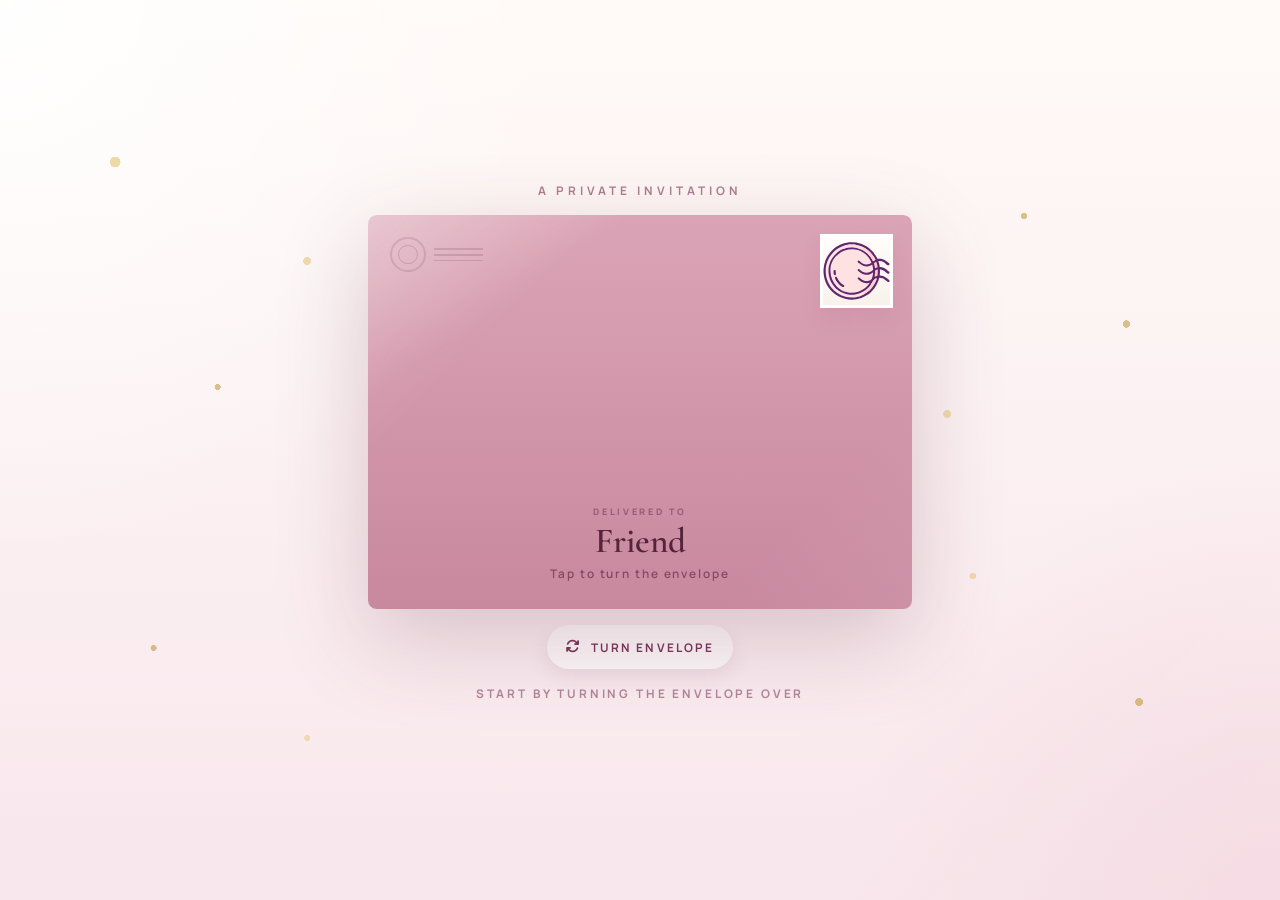
<file: index.html>
<!DOCTYPE html>
<html lang="en">
<head>
  <meta charset="UTF-8" />
  <meta name="viewport" content="width=device-width, initial-scale=1.0" />
  <title>Monica Williams 70th Birthday Invitation</title>
  <meta
    name="description"
    content="A personalised digital invitation for Monica Williams' 70th birthday celebration at Cecil's Restaurant."
  />
  <link rel="preconnect" href="https://fonts.googleapis.com" />
  <link rel="preconnect" href="https://fonts.gstatic.com" crossorigin />
  <link
    href="https://fonts.googleapis.com/css2?family=Cormorant+Garamond:wght@400;500;600;700&family=Manrope:wght@400;500;600;700&display=swap"
    rel="stylesheet"
  />
  <link
    rel="stylesheet"
    href="https://cdnjs.cloudflare.com/ajax/libs/font-awesome/6.5.2/css/all.min.css"
  />
  <link rel="stylesheet" href="birthday.css" />
</head>
<body>
  <div class="site-backdrop" aria-hidden="true">
    <div class="particles" id="particles"></div>
  </div>

  <section id="envelope-screen" class="screen active" aria-label="Envelope invitation preview">
    <div class="envelope-stage">
      <p class="stage-kicker">A private invitation</p>

      <div class="mailpiece" id="mailpiece">
        <div class="mailpiece__rotator">
          <div class="mailpiece__face mailpiece__face--back" aria-label="Envelope back">
            <div class="envelope-backside">
              <div class="postmark-group" aria-hidden="true">
                <span class="postmark-group__circle"></span>
                <span class="postmark-group__lines"></span>
              </div>

              <div class="stamp-block" aria-hidden="true">
                <img
                  class="stamp-block__art"
                  src="assets/images/postage-stamp.svg"
                  alt=""
                  loading="eager"
                  decoding="async"
                />
              </div>

              <div class="envelope-address">
                <p class="envelope-address__eyebrow">Delivered to</p>
                <p class="envelope-address__name" id="envelope-guest-name">Friend</p>
                <p class="envelope-address__note">Tap to turn the envelope</p>
              </div>
            </div>
          </div>

          <div class="mailpiece__face mailpiece__face--front" aria-label="Envelope front">
            <div class="envelope-pocket" id="envelope-container">
              <div class="envelope-letter" id="envelope-letter" aria-hidden="true">
                <div class="mini-card">
                  <p class="mini-card__eyebrow">Please join Nigel Scott and Family</p>
                  <p class="mini-card__celebration">In celebrating</p>
                  <p class="mini-card__name">Monica Williams</p>
                  <p class="mini-card__event">70th Birthday</p>
                </div>
              </div>

              <div class="envelope-pocket__shell"></div>
              <div class="envelope-pocket__liner"></div>
              <div class="envelope-pocket__fold envelope-pocket__fold--left"></div>
              <div class="envelope-pocket__fold envelope-pocket__fold--right"></div>
              <div class="envelope-pocket__fold envelope-pocket__fold--bottom"></div>
              <div class="envelope-pocket__flap" id="envelope-flap"></div>

              <button class="envelope-pocket__seal" id="open-envelope-button" type="button">
                <span class="seal-ring"></span>
                <span class="seal-label">Open</span>
              </button>
            </div>
          </div>
        </div>
      </div>

      <button class="turn-envelope-button" id="turn-envelope-button" type="button">
        <i class="fa-solid fa-arrows-rotate" aria-hidden="true"></i>
        <span id="turn-envelope-label">Turn envelope</span>
      </button>

      <p class="envelope-hint" id="envelope-hint">Start by turning the envelope over</p>
    </div>
  </section>

  <section
    id="card-screen"
    class="screen"
    aria-label="Invitation card"
    aria-hidden="true"
  >
    <div class="card-screen__inner">
      <div class="card-stage">
        <div class="invitation-card" id="invitation-card" tabindex="-1">
          <div class="invitation-card__rotator" id="invitation-card-rotator">
            <article class="invitation-face invitation-face--front" aria-label="Invitation front">
              <div class="rule-group rule-top" aria-hidden="true">
                <span class="rule-line"></span>
                <span class="rule-crest"></span>
                <span class="rule-line"></span>
              </div>

              <p class="greeting" id="guest-greeting">Dear Friend,</p>

              <header class="card-hero">
                <p class="card-hero__pre">Please join Nigel Scott and Family</p>
                <p class="card-hero__verb">In celebrating</p>
                <h1 class="card-hero__honoree">Monica Williams</h1>
                <p class="card-hero__milestone">70th Birthday</p>

                <div class="card-hero__divider" aria-hidden="true"></div>

                <div class="card-hero__details">
                  <p class="card-hero__date">Friday, June 5th</p>
                  <p class="card-hero__time">At 6 P.M.</p>
                  <p class="card-hero__venue">Cecil's Restaurant</p>
                </div>
              </header>

              <section class="front-message">
                <p class="front-message__copy">
                  A warm surprise celebration has been prepared in honour of a remarkable woman.
                  Turn the card to read the full invitation and event details.
                </p>
              </section>

              <button class="flip-card-button" id="flip-card-button" type="button">
                <i class="fa-solid fa-arrows-rotate" aria-hidden="true"></i>
                <span>Turn card for full invitation</span>
              </button>

              <div class="rule-group rule-bottom" aria-hidden="true">
                <span class="rule-line"></span>
                <span class="rule-crest"></span>
                <span class="rule-line"></span>
              </div>
            </article>

            <article class="invitation-face invitation-face--back" aria-label="Invitation back">
              <img
                class="invitation-face__confetti invitation-face__confetti--top"
                src="assets/images/confetti.svg"
                alt=""
                loading="lazy"
                decoding="async"
              />
              <img
                class="invitation-face__confetti invitation-face__confetti--bottom"
                src="assets/images/confetti (1).svg"
                alt=""
                loading="lazy"
                decoding="async"
              />

              <div class="invitation-face__topbar">
                <button class="flip-card-button flip-card-button--back" id="flip-card-back-button" type="button">
                  <i class="fa-solid fa-reply" aria-hidden="true"></i>
                  <span>Back to front</span>
                </button>
              </div>

              <div class="rule-group rule-top" aria-hidden="true">
                <span class="rule-line"></span>
                <span class="rule-crest"></span>
                <span class="rule-line"></span>
              </div>

              <section class="card-section" aria-labelledby="invite-heading">
                <h2 class="section-heading" id="invite-heading">You’re Invited to a Special Celebration</h2>
                <p class="section-body">
                  You are warmly invited to join us in celebrating a very special milestone:
                  a 70th Birthday Celebration in honor of a remarkable woman.
                </p>
              </section>

              <section class="card-section card-section--details" aria-labelledby="details-heading">
                <h2 class="section-heading" id="details-heading">Event details</h2>

                <dl class="detail-list">
                  <div class="detail-item">
                    <dt class="detail-label">
                      <i class="fa-regular fa-calendar" aria-hidden="true"></i>
                      <span>Date</span>
                    </dt>
                    <dd class="detail-value">Friday, June 5, 2026</dd>
                  </div>
                  <div class="detail-item">
                    <dt class="detail-label">
                      <i class="fa-regular fa-clock" aria-hidden="true"></i>
                      <span>Time</span>
                    </dt>
                    <dd class="detail-value">6:00 PM sharp</dd>
                  </div>
                  <div class="detail-item">
                    <dt class="detail-label">
                      <i class="fa-solid fa-location-dot" aria-hidden="true"></i>
                      <span>Venue</span>
                    </dt>
                    <dd class="detail-value">Cecil's Restaurant</dd>
                  </div>
                </dl>
              </section>

              <section class="card-section card-section--note" aria-labelledby="note-heading">
                <h2 class="section-heading" id="note-heading">A small request</h2>
                <p class="note-text">
                  This will be a surprise celebration, and your presence will help make the
                  occasion truly memorable.
                </p>
              </section>

              <section class="card-section" aria-labelledby="dress-heading">
                <h2 class="section-heading" id="dress-heading">Dress code</h2>
                <p class="section-body">
                  Semi-formal attire
                  <span class="dress-note">Kindly note: no shorts or tights</span>
                </p>
              </section>

              <div class="rule-group" aria-hidden="true">
                <span class="rule-line"></span>
                <span class="rule-crest"></span>
                <span class="rule-line"></span>
              </div>

              <section class="card-section card-section--closing" aria-labelledby="closing-heading">
                <h2 class="section-heading" id="closing-heading">A final note</h2>
                <p class="section-body">
                  Your presence would mean a great deal, and we look forward to celebrating this
                  special evening together.
                </p>
              </section>

              <footer class="card-footer">
                <p class="sign-off">Warm regards,</p>
                <p class="sign-off sign-off--name">Nigel Scott &amp; Family</p>
              </footer>

              <div class="rule-group rule-bottom" aria-hidden="true">
                <span class="rule-line"></span>
                <span class="rule-crest"></span>
                <span class="rule-line"></span>
              </div>
            </article>
          </div>
        </div>
      </div>

      <section class="card-screen__actions" aria-labelledby="rsvp-heading">
        <h2 class="section-heading" id="rsvp-heading">RSVP</h2>
        <p class="section-body rsvp-sub">
          Please confirm your attendance by May 8th, 2026 using the buttons below.
          If needed, you may also contact <strong>Nigel Scott</strong> privately.
        </p>

        <div class="rsvp-buttons" id="rsvp-buttons" role="group" aria-label="RSVP response">
          <button
            id="btn-attend"
            class="rsvp-btn rsvp-btn--attend"
            type="button"
            aria-pressed="false"
          >
            Will attend
          </button>
          <button
            id="btn-decline"
            class="rsvp-btn rsvp-btn--decline"
            type="button"
            aria-pressed="false"
          >
            Will not attend
          </button>
        </div>

        <div class="rsvp-confirmation" id="rsvp-confirmation" aria-live="polite" hidden>
          <p class="rsvp-confirmation__text" id="rsvp-confirmation-text"></p>
        </div>
      </section>
    </div>
  </section>

  <div class="loading-overlay" id="loading-overlay" aria-hidden="true">
    <div class="loading-mark">MW</div>
  </div>

  <script src="birthday.js"></script>
</body>
</html>
</file>
<file: birthday.css>
:root {
  --rose-bg: #f8e7ed;
  --rose-glow: #f3d2dc;
  --rose-shell: #dba4b6;
  --rose-shell-deep: #c8889e;
  --rose-shell-shadow: #b9758f;
  --rose-ink: #844662;
  --berry: #7a3557;
  --berry-deep: #54243a;
  --cream: #fff9ef;
  --cream-deep: #f3e6d5;
  --gold: #c7a34f;
  --gold-soft: #e7cb84;
  --paper-border: rgba(133, 70, 98, 0.12);
  --shadow-xl: 0 30px 90px rgba(110, 56, 81, 0.24);
  --shadow-lg: 0 22px 50px rgba(122, 53, 87, 0.18);
  --shadow-md: 0 14px 28px rgba(122, 53, 87, 0.14);
  --shadow-sm: 0 8px 20px rgba(122, 53, 87, 0.1);
  --ff-serif: "Cormorant Garamond", Georgia, serif;
  --ff-sans: "Manrope", "Segoe UI", sans-serif;
  --ease-soft: cubic-bezier(0.2, 0.75, 0.2, 1);
  --ease-card: cubic-bezier(0.24, 0.8, 0.24, 1);
}

*,
*::before,
*::after {
  box-sizing: border-box;
}

html {
  font-size: 16px;
  scroll-behavior: smooth;
}

body {
  margin: 0;
  min-height: 100vh;
  font-family: var(--ff-sans);
  color: var(--berry-deep);
  background:
    radial-gradient(
      circle at top left,
      rgba(255, 255, 255, 0.92),
      transparent 36%
    ),
    radial-gradient(
      circle at bottom right,
      rgba(243, 210, 220, 0.66),
      transparent 28%
    ),
    linear-gradient(180deg, #fffaf7 0%, var(--rose-bg) 100%);
  overflow-x: hidden;
  -webkit-font-smoothing: antialiased;
  -moz-osx-font-smoothing: grayscale;
}

body::before,
body::after {
  content: "";
  position: fixed;
  inset: 0;
  pointer-events: none;
  z-index: 0;
}

body::before {
  background:
    radial-gradient(
      circle at 9% 18%,
      rgba(231, 203, 132, 0.92) 0 0.32rem,
      transparent 0.34rem
    ),
    radial-gradient(
      circle at 17% 43%,
      rgba(199, 163, 79, 0.82) 0 0.18rem,
      transparent 0.2rem
    ),
    radial-gradient(
      circle at 24% 29%,
      rgba(231, 203, 132, 0.8) 0 0.24rem,
      transparent 0.26rem
    ),
    radial-gradient(
      circle at 80% 24%,
      rgba(199, 163, 79, 0.85) 0 0.18rem,
      transparent 0.2rem
    ),
    radial-gradient(
      circle at 74% 46%,
      rgba(231, 203, 132, 0.78) 0 0.24rem,
      transparent 0.26rem
    ),
    radial-gradient(
      circle at 88% 36%,
      rgba(199, 163, 79, 0.82) 0 0.22rem,
      transparent 0.24rem
    ),
    radial-gradient(
      circle at 76% 64%,
      rgba(231, 203, 132, 0.74) 0 0.2rem,
      transparent 0.22rem
    ),
    radial-gradient(
      circle at 12% 72%,
      rgba(199, 163, 79, 0.84) 0 0.18rem,
      transparent 0.2rem
    ),
    radial-gradient(
      circle at 24% 82%,
      rgba(231, 203, 132, 0.7) 0 0.18rem,
      transparent 0.2rem
    ),
    radial-gradient(
      circle at 89% 78%,
      rgba(199, 163, 79, 0.86) 0 0.24rem,
      transparent 0.26rem
    );
  opacity: 0.8;
}

body::after {
  background:
    linear-gradient(135deg, rgba(255, 255, 255, 0.16), transparent 28%),
    linear-gradient(315deg, rgba(255, 255, 255, 0.14), transparent 22%);
  mix-blend-mode: soft-light;
}

.site-backdrop {
  position: fixed;
  inset: 0;
  z-index: 0;
  pointer-events: none;
}

.particles {
  position: absolute;
  inset: 0;
  overflow: hidden;
}

.particle {
  position: absolute;
  bottom: -10vh;
  border-radius: 999px;
  background: radial-gradient(
    circle at 30% 30%,
    rgba(255, 255, 255, 0.95),
    var(--gold) 72%
  );
  opacity: 0;
  animation: drift linear infinite;
}

.particle.is-soft {
  background: radial-gradient(
    circle at 30% 30%,
    rgba(255, 255, 255, 0.95),
    #efd7de 72%
  );
}

.particle.is-bright {
  box-shadow: 0 0 14px rgba(231, 203, 132, 0.55);
}

@keyframes drift {
  0% {
    transform: translate3d(0, 0, 0) scale(0.85);
    opacity: 0;
  }

  12% {
    opacity: 0.68;
  }

  80% {
    opacity: 0.42;
  }

  100% {
    transform: translate3d(var(--travel-x, 0), -120vh, 0) scale(1.08);
    opacity: 0;
  }
}

.screen {
  position: fixed;
  inset: 0;
  display: grid;
  place-items: center;
  opacity: 0;
  pointer-events: none;
  transition: opacity 0.7s var(--ease-soft);
  z-index: 1;
}

.screen.active {
  opacity: 1;
  pointer-events: auto;
}

#envelope-screen {
  z-index: 2;
  padding: 2rem 1.25rem 3rem;
}

.envelope-stage {
  display: grid;
  gap: 1rem;
  justify-items: center;
}

.stage-kicker {
  margin: 0;
  font-size: 0.74rem;
  font-weight: 700;
  letter-spacing: 0.34em;
  text-transform: uppercase;
  color: rgba(122, 53, 87, 0.62);
}

.mailpiece {
  width: min(34rem, 92vw);
  perspective: 1800px;
  transform: translateY(16px);
  opacity: 0;
  animation: settle-in 1.05s var(--ease-card) 0.12s forwards;
}

@keyframes settle-in {
  from {
    opacity: 0;
    transform: translateY(30px);
  }

  to {
    opacity: 1;
    transform: translateY(0);
  }
}

.mailpiece__rotator {
  position: relative;
  width: 100%;
  aspect-ratio: 1.38 / 1;
  transform-style: preserve-3d;
  transition: transform 0.95s var(--ease-card);
}

.mailpiece.is-front .mailpiece__rotator {
  transform: rotateY(180deg);
}

.mailpiece__face {
  position: absolute;
  inset: 0;
  backface-visibility: hidden;
  -webkit-backface-visibility: hidden;
}

.mailpiece.is-departing {
  animation: none !important;
  transform: translateY(130vh) rotate(-2deg);
  opacity: 0;
  pointer-events: none;
  transition: 
    transform 2s var(--ease-card),
    opacity 0.45s 1.45s ease-out;
}

.mailpiece__face--front {
  transform: rotateY(180deg);
}

.envelope-backside,
.envelope-pocket {
  position: relative;
  width: 100%;
  height: 100%;
  border-radius: 0.55rem;
  box-shadow: var(--shadow-xl);
}

.envelope-backside {
  background:
    linear-gradient(145deg, rgba(255, 255, 255, 0.3), transparent 24%),
    linear-gradient(180deg, var(--rose-shell) 0%, var(--rose-shell-deep) 100%);
  overflow: hidden;
}

.envelope-backside::before {
  content: "";
  position: absolute;
  inset: 0;
  background:
    linear-gradient(135deg, rgba(255, 255, 255, 0.12), transparent 26%),
    linear-gradient(315deg, rgba(255, 255, 255, 0.08), transparent 22%);
}

.postmark-group {
  position: absolute;
  top: 1.35rem;
  left: 1.4rem;
  display: flex;
  align-items: center;
  gap: 0.5rem;
  opacity: 0.42;
}

.postmark-group__circle {
  width: 2.2rem;
  aspect-ratio: 1;
  border: 2px solid rgba(84, 36, 58, 0.34);
  border-radius: 999px;
  position: relative;
}

.postmark-group__circle::before,
.postmark-group__circle::after {
  content: "";
  position: absolute;
  inset: 0.38rem;
  border: 1px solid rgba(84, 36, 58, 0.24);
  border-radius: 999px;
}

.postmark-group__lines {
  width: 3.1rem;
  height: 1.2rem;
  background: linear-gradient(
    180deg,
    transparent 0 18%,
    rgba(84, 36, 58, 0.38) 18% 26%,
    transparent 26% 48%,
    rgba(84, 36, 58, 0.38) 48% 56%,
    transparent 56% 78%,
    rgba(84, 36, 58, 0.38) 78% 86%,
    transparent 86%
  );
}

.stamp-block {
  position: absolute;
  top: 1.18rem;
  right: 1.18rem;
  width: 4.6rem;
  aspect-ratio: 1;
  display: grid;
  place-items: center;
  border: 0.24rem solid rgba(255, 255, 255, 0.94);
  box-shadow: 0 8px 20px rgba(122, 53, 87, 0.08);
  overflow: hidden;
  background: linear-gradient(180deg, #fffdfa 0%, #f8f2eb 100%);
}

.stamp-block::before {
  content: "";
  position: absolute;
  inset: -0.35rem;
  border: 1px dashed rgba(122, 53, 87, 0.3);
}

.stamp-block__art {
  position: relative;
  z-index: 1;
  width: 100%;
  height: 100%;
  object-fit: cover;
  display: block;
}

.envelope-address {
  position: absolute;
  inset: auto 0 1.7rem;
  display: grid;
  justify-items: center;
  gap: 0.35rem;
  padding: 0 1.5rem;
  text-align: center;
}

.envelope-address__eyebrow {
  margin: 0;
  font-size: 0.56rem;
  font-weight: 800;
  letter-spacing: 0.3em;
  text-transform: uppercase;
  color: rgba(122, 53, 87, 0.58);
}

.envelope-address__name {
  margin: 0;
  max-width: 12ch;
  font-family: var(--ff-serif);
  font-size: clamp(1.8rem, 4.8vw, 2.2rem);
  font-weight: 600;
  line-height: 1.04;
  text-wrap: balance;
  color: var(--berry-deep);
}

.envelope-address__note {
  margin: 0;
  font-size: 0.74rem;
  font-weight: 600;
  letter-spacing: 0.16em;
  color: rgba(84, 36, 58, 0.62);
}

.envelope-pocket {
  background:
    linear-gradient(145deg, rgba(255, 255, 255, 0.26), transparent 26%),
    linear-gradient(180deg, var(--rose-shell) 0%, var(--rose-shell-deep) 100%);
  overflow: hidden;
  isolation: isolate;
}

.envelope-pocket__shell,
.envelope-pocket__liner,
.envelope-pocket__fold,
.envelope-pocket__flap {
  position: absolute;
}

.envelope-letter {
  position: absolute;
  left: 12%;
  right: 12%;
  bottom: -48%;
  height: 74%;
  z-index: 3;
  transform: translateY(0);
  opacity: 0.96;
  transition:
    transform 1.8s var(--ease-card),
    opacity 0.3s var(--ease-soft);
}

.mini-card {
  height: 100%;
  padding: 1.45rem 1rem 1rem;
  border-radius: 0.25rem;
  border: 1px solid rgba(122, 53, 87, 0.12);
  background:
    linear-gradient(180deg, rgba(255, 255, 255, 0.58), transparent 18%),
    repeating-linear-gradient(
      0deg,
      rgba(133, 70, 98, 0.025) 0,
      rgba(133, 70, 98, 0.025) 1px,
      transparent 1px,
      transparent 4px
    ),
    linear-gradient(180deg, #fffdf7 0%, var(--cream) 100%);
  box-shadow: var(--shadow-sm);
  text-align: center;
}

.mini-card__eyebrow,
.mini-card__celebration,
.mini-card__event {
  margin: 0;
  text-transform: uppercase;
  letter-spacing: 0.28em;
  color: rgba(122, 53, 87, 0.62);
}

.mini-card__eyebrow {
  font-size: 0.48rem;
  font-weight: 700;
}

.mini-card__celebration {
  margin-top: 0.45rem;
  font-size: 0.44rem;
}

.mini-card__name {
  margin: 0.58rem 0 0.12rem;
  font-family: var(--ff-serif);
  font-size: clamp(1.18rem, 4vw, 1.55rem);
  line-height: 0.94;
  text-transform: uppercase;
  letter-spacing: 0.06em;
  color: var(--berry);
}

.mini-card__event {
  font-size: 0.54rem;
  color: var(--rose-ink);
}

.envelope-pocket__shell {
  inset: 0;
  border-radius: 0.55rem;
  box-shadow: inset 0 0 0 1px rgba(255, 255, 255, 0.2);
}

.envelope-pocket__shell::after {
  content: "";
  position: absolute;
  left: 50%;
  top: 45.5%;
  width: 2.6rem;
  height: 1.85rem;
  transform: translateX(-50%);
  background: linear-gradient(180deg, #dca7b7 0%, #cb8da2 100%);
  clip-path: polygon(50% 0, 100% 100%, 0 100%);
  z-index: 6;
  opacity: 1;
  transition: opacity 0.16s linear;
}

.envelope-pocket__liner {
  inset: 0;
  z-index: 1;
  background:
    radial-gradient(
      circle at 14% 24%,
      rgba(201, 108, 145, 0.26) 0 0.2rem,
      transparent 0.22rem
    ),
    radial-gradient(
      circle at 33% 39%,
      rgba(201, 108, 145, 0.2) 0 0.18rem,
      transparent 0.2rem
    ),
    radial-gradient(
      circle at 58% 22%,
      rgba(201, 108, 145, 0.24) 0 0.18rem,
      transparent 0.2rem
    ),
    radial-gradient(
      circle at 78% 39%,
      rgba(201, 108, 145, 0.18) 0 0.18rem,
      transparent 0.2rem
    ),
    radial-gradient(
      circle at 86% 22%,
      rgba(201, 108, 145, 0.24) 0 0.18rem,
      transparent 0.2rem
    ),
    repeating-linear-gradient(
      125deg,
      rgba(201, 108, 145, 0.12) 0 1px,
      transparent 1px 22px
    ),
    linear-gradient(180deg, #fff4f7 0%, #fce7ee 100%);
  clip-path: polygon(50% 14%, 100% 60%, 100% 100%, 0 100%, 0 60%);
  opacity: 0;
  transition: opacity 0.18s linear;
}

.envelope-pocket__fold {
  z-index: 5;
}

.envelope-pocket__fold--left,
.envelope-pocket__fold--right {
  bottom: 0;
  width: 50%;
  height: 72%;
  background: linear-gradient(180deg, #d796a8 0%, #c9879a 100%);
}

.envelope-pocket__fold--left {
  left: 0;
  clip-path: polygon(0 0, 100% 50%, 100% 100%, 0 100%);
  box-shadow: inset -1px 0 0 rgba(255, 255, 255, 0.16);
}

.envelope-pocket__fold--right {
  right: 0;
  clip-path: polygon(0 50%, 100% 0, 100% 100%, 0 100%);
  box-shadow: inset 1px 0 0 rgba(255, 255, 255, 0.16);
}

.envelope-pocket__fold--bottom {
  left: 0;
  right: 0;
  bottom: 0;
  height: 64%;
  background: linear-gradient(180deg, #d79aaa 0%, #c8899d 100%);
  clip-path: polygon(0 100%, 50% 18%, 100% 100%);
  box-shadow: inset 0 1px 0 rgba(255, 255, 255, 0.18);
}

.envelope-pocket__flap {
  top: -0.28rem;
  left: -0.28rem;
  right: -0.28rem;
  height: 79%;
  z-index: 7;
  transform-origin: top center;
  background:
    linear-gradient(180deg, rgba(255, 255, 255, 0.24), transparent 28%),
    linear-gradient(180deg, #e3acbc 0%, #cf91a5 100%);
  clip-path: polygon(-2% 0, 102% 0, 50% 95%);
  box-shadow:
    inset 0 1px 0 rgba(255, 255, 255, 0.28),
    0 0.3rem 0 rgba(203, 142, 163, 0.86);
  transition: transform 0.42s var(--ease-card);
}

.envelope-pocket__seal {
  position: absolute;
  inset: 50% auto auto 50%;
  z-index: 8;
  width: 5.6rem;
  aspect-ratio: 1;
  transform: translate(-50%, -6%);
  border: none;
  border-radius: 999px;
  background:
    radial-gradient(
      circle at 30% 30%,
      rgba(255, 255, 255, 0.88),
      rgba(255, 255, 255, 0.3)
    ),
    linear-gradient(180deg, rgba(124, 52, 86, 0.98), rgba(97, 39, 66, 0.98));
  color: #fff9f0;
  display: grid;
  place-items: center;
  cursor: pointer;
  box-shadow:
    0 18px 32px rgba(84, 36, 58, 0.26),
    inset 0 0 0 1px rgba(255, 255, 255, 0.18);
  transition:
    transform 0.3s var(--ease-soft),
    box-shadow 0.3s var(--ease-soft),
    opacity 0.3s var(--ease-soft);
}

.envelope-pocket__seal:hover,
.envelope-pocket__seal:focus-visible {
  transform: translate(-50%, -10%);
  box-shadow:
    0 22px 36px rgba(84, 36, 58, 0.3),
    inset 0 0 0 1px rgba(255, 255, 255, 0.18);
  outline: none;
}

.seal-ring {
  position: absolute;
  inset: 0.55rem;
  border-radius: 999px;
  border: 1px solid rgba(255, 241, 212, 0.52);
}

.seal-label {
  position: relative;
  z-index: 1;
  font-family: var(--ff-serif);
  font-size: 1.4rem;
  font-weight: 600;
  letter-spacing: 0.06em;
}

.mailpiece.is-opening .envelope-pocket__flap {
  transform: perspective(1400px) rotateX(-178deg);
}

.mailpiece.is-opening .envelope-pocket__shell::after {
  opacity: 0;
}

.mailpiece.is-opening .envelope-pocket__liner,
.mailpiece.is-letter-rising .envelope-pocket__liner {
  opacity: 0.92;
}

.mailpiece.is-letter-rising .envelope-pocket {
  overflow: visible;
}

.mailpiece.is-letter-rising .envelope-letter {
  transform: translateY(-118%);
}

.mailpiece.is-opening .envelope-pocket__seal {
  opacity: 0;
  transform: translate(-50%, -4%) scale(0.85);
  pointer-events: none;
}

.turn-envelope-button {
  display: inline-flex;
  align-items: center;
  gap: 0.55rem;
  border: none;
  border-radius: 999px;
  padding: 0.82rem 1.15rem;
  background: rgba(255, 255, 255, 0.62);
  color: var(--berry);
  font-family: var(--ff-sans);
  font-size: 0.74rem;
  font-weight: 700;
  letter-spacing: 0.18em;
  text-transform: uppercase;
  cursor: pointer;
  box-shadow: var(--shadow-sm);
  transition:
    transform 0.25s var(--ease-soft),
    background-color 0.25s var(--ease-soft);
}

.turn-envelope-button:hover,
.turn-envelope-button:focus-visible {
  transform: translateY(-2px);
  background: rgba(255, 255, 255, 0.78);
  outline: none;
}

.turn-envelope-button i {
  font-size: 0.85rem;
}

.envelope-hint {
  margin: 0;
  max-width: 28rem;
  text-align: center;
  font-size: 0.74rem;
  font-weight: 700;
  letter-spacing: 0.24em;
  text-transform: uppercase;
  color: rgba(122, 53, 87, 0.56);
  transition: opacity 0.25s var(--ease-soft);
}

#card-screen {
  align-items: start;
  overflow-y: auto;
  padding: 2rem 1rem 4rem;
  z-index: 1;
}

.card-screen__inner {
  width: min(80rem, 100%);
  margin: 0 auto;
}

.card-screen__actions {
  width: min(35rem, 100%);
  margin: -0.25rem auto 0;
  padding: 1.5rem 1.35rem 0;
  text-align: center;
}

.card-stage {
  position: relative;
  min-height: calc(100vh - 6rem);
  display: flex;
  align-items: center;
  justify-content: center;
  padding: 3rem 0;
}

.card-prop {
  position: absolute;
  width: min(26rem, 42vw);
  aspect-ratio: 1 / 0.92;
  left: max(2rem, 10vw);
  top: 48%;
  transform: translateY(-50%) rotate(-2deg);
  pointer-events: none;
}

.card-prop__liner,
.card-prop__shell,
.card-prop__front {
  position: absolute;
  inset: 0;
  border-radius: 0.4rem;
}

.card-prop__liner {
  background:
    radial-gradient(
      circle at 20% 18%,
      rgba(201, 108, 145, 0.2) 0 0.34rem,
      transparent 0.36rem
    ),
    radial-gradient(
      circle at 36% 42%,
      rgba(201, 108, 145, 0.18) 0 0.28rem,
      transparent 0.3rem
    ),
    radial-gradient(
      circle at 68% 24%,
      rgba(201, 108, 145, 0.2) 0 0.28rem,
      transparent 0.3rem
    ),
    repeating-linear-gradient(
      125deg,
      rgba(201, 108, 145, 0.1) 0 1px,
      transparent 1px 24px
    ),
    linear-gradient(180deg, #fff3f6 0%, #fde7ef 100%);
  clip-path: polygon(50% 0, 100% 45%, 100% 100%, 0 100%, 0 45%);
  box-shadow: var(--shadow-sm);
}

.card-prop__shell {
  background: linear-gradient(
    180deg,
    var(--rose-shell) 0%,
    var(--rose-shell-shadow) 100%
  );
  clip-path: polygon(0 100%, 50% 44%, 100% 100%);
  top: auto;
  height: 58%;
  box-shadow: inset 0 1px 0 rgba(255, 255, 255, 0.22);
}

.card-prop__front {
  background: linear-gradient(
    180deg,
    rgba(255, 255, 255, 0.14),
    transparent 28%
  );
  inset: auto 0 0;
  height: 58%;
}

.invitation-card {
  position: relative;
  z-index: 2;
  width: min(35rem, 100%);
  perspective: 2200px;
  transform: translateY(120vh);
  opacity: 0;
  transition:
    transform 1.8s var(--ease-card),
    opacity 0.45s var(--ease-soft);
}

#card-screen.active .invitation-card {
  transform: translateY(0);
  opacity: 1;
}

.invitation-card__rotator {
  position: relative;
  min-height: 44rem;
  transform-style: preserve-3d;
  transition: transform 0.95s var(--ease-card);
}

.invitation-card.is-flipped .invitation-card__rotator {
  transform: rotateY(180deg);
}

.invitation-face {
  position: absolute;
  inset: 0;
  backface-visibility: hidden;
  -webkit-backface-visibility: hidden;
  padding: clamp(2rem, 4vw, 2.9rem);
  border-radius: 0.4rem;
  border: 1px solid var(--paper-border);
  background:
    radial-gradient(circle at top, rgba(255, 255, 255, 0.58), transparent 25%),
    repeating-linear-gradient(
      0deg,
      rgba(133, 70, 98, 0.018) 0,
      rgba(133, 70, 98, 0.018) 1px,
      transparent 1px,
      transparent 4px
    ),
    linear-gradient(180deg, #fffdfa 0%, var(--cream) 100%);
  box-shadow: var(--shadow-xl);
  overflow: hidden;
}

.invitation-face::before {
  content: "";
  position: absolute;
  inset: 0.6rem;
  border: 1px solid rgba(199, 163, 79, 0.18);
  border-radius: 0.25rem;
  pointer-events: none;
}

.invitation-face--back {
  transform: rotateY(180deg);
}

.invitation-face__topbar {
  display: flex;
  justify-content: flex-start;
  margin-bottom: 0.5rem;
  position: relative;
  z-index: 1;
}

.invitation-face__confetti {
  position: absolute;
  opacity: 0.14;
  pointer-events: none;
  z-index: 0;
  filter: saturate(0.85);
}

.invitation-face__confetti--top {
  top: 0.8rem;
  right: 0.9rem;
  width: 5.8rem;
}

.invitation-face__confetti--bottom {
  bottom: 0.9rem;
  left: 0.9rem;
  width: 6.4rem;
}

.rule-group {
  display: flex;
  align-items: center;
  gap: 0.7rem;
  margin: 1.4rem 0;
}

.rule-top {
  margin-top: 0;
}

.rule-bottom {
  margin-bottom: 0;
}

.rule-line {
  flex: 1;
  height: 1px;
  background: linear-gradient(
    90deg,
    transparent,
    rgba(199, 163, 79, 0.78),
    transparent
  );
}

.rule-crest {
  width: 0.62rem;
  aspect-ratio: 1;
  border: 1px solid rgba(199, 163, 79, 0.68);
  transform: rotate(45deg);
  background: rgba(231, 203, 132, 0.16);
}

.greeting {
  margin: 0;
  text-align: center;
  font-family: var(--ff-serif);
  font-size: clamp(1.75rem, 4vw, 2.2rem);
  font-style: italic;
  color: var(--rose-ink);
}

.card-hero {
  text-align: center;
  padding: 0.3rem 0 0.7rem;
}

.hero-emblem {
  width: min(16rem, 60vw);
  margin: 0 auto 1.35rem;
  position: relative;
  padding-top: 2.8rem;
}

.hero-emblem::before {
  content: "";
  position: absolute;
  left: 50%;
  top: 4.2rem;
  width: 86%;
  height: 62%;
  transform: translateX(-50%);
  border-radius: 50%;
  background: radial-gradient(
    circle,
    rgba(255, 201, 136, 0.3) 0%,
    rgba(234, 144, 154, 0.14) 54%,
    transparent 78%
  );
  filter: blur(10px);
  z-index: 0;
}

.hero-emblem__topper {
  position: absolute;
  left: 50%;
  top: 0;
  transform: translateX(-50%);
  font-family: var(--ff-serif);
  font-size: clamp(2.9rem, 8vw, 3.8rem);
  font-weight: 700;
  line-height: 0.9;
  color: #e19179;
  text-shadow: 0 1px 0 rgba(255, 255, 255, 0.4);
}

.hero-emblem__topper::after {
  content: "";
  position: absolute;
  left: 50%;
  top: 100%;
  width: 2px;
  height: 3rem;
  transform: translateX(-50%);
  background: linear-gradient(
    180deg,
    rgba(160, 110, 118, 0.75),
    rgba(160, 110, 118, 0.08)
  );
}

.hero-emblem__cake-art {
  position: relative;
  z-index: 1;
  display: block;
  width: 100%;
  height: auto;
  opacity: 0.98;
  filter: sepia(0.52) saturate(1.9) hue-rotate(325deg) brightness(1.02)
    contrast(1.05) drop-shadow(0 12px 24px rgba(160, 108, 122, 0.18));
}

.card-hero__pre,
.card-hero__verb,
.card-hero__milestone,
.section-heading,
.detail-label,
.sign-off,
.front-message__copy {
  text-transform: uppercase;
}

.card-hero__pre,
.card-hero__verb {
  margin: 0;
  font-size: 0.72rem;
  font-weight: 700;
  letter-spacing: 0.34em;
  color: rgba(122, 53, 87, 0.64);
}

.card-hero__verb {
  margin-top: 0.32rem;
}

.card-hero__honoree {
  margin: 0.7rem 0 0.15rem;
  font-family: var(--ff-serif);
  font-size: clamp(2.8rem, 7vw, 3.8rem);
  line-height: 0.9;
  letter-spacing: 0.05em;
  text-transform: uppercase;
  color: #d86f58;
}

.card-hero__milestone {
  margin: 0;
  font-size: 0.9rem;
  font-weight: 800;
  letter-spacing: 0.4em;
  color: var(--rose-ink);
}

.card-hero__divider {
  width: 5rem;
  height: 1px;
  margin: 1.2rem auto 1rem;
  background: linear-gradient(
    90deg,
    transparent,
    rgba(199, 163, 79, 0.9),
    transparent
  );
}

.card-hero__details p {
  margin: 0.18rem 0;
}

.card-hero__date {
  font-family: var(--ff-serif);
  font-size: clamp(1.2rem, 3vw, 1.45rem);
  font-weight: 600;
  letter-spacing: 0.08em;
  color: var(--berry);
  text-transform: uppercase;
}

.card-hero__time,
.card-hero__venue {
  font-size: 0.85rem;
  font-weight: 700;
  letter-spacing: 0.28em;
  text-transform: uppercase;
  color: var(--rose-ink);
}

.front-message {
  margin: 1.3rem 0 1.1rem;
  padding: 1.3rem 1.2rem;
  border-radius: 0.28rem;
  border: 1px solid rgba(199, 163, 79, 0.16);
  background: linear-gradient(
    180deg,
    rgba(255, 255, 255, 0.4),
    rgba(255, 244, 228, 0.72)
  );
}

.front-message__copy {
  margin: 0;
  text-align: center;
  font-family: var(--ff-serif);
  font-size: 1.2rem;
  line-height: 1.38;
  letter-spacing: 0.03em;
  color: var(--berry);
  text-transform: none;
}

.flip-card-button {
  display: inline-flex;
  align-items: center;
  justify-content: center;
  gap: 0.58rem;
  border: none;
  border-radius: 999px;
  padding: 0.86rem 1.18rem;
  background: rgba(255, 255, 255, 0.68);
  color: var(--berry);
  font-family: var(--ff-sans);
  font-size: 0.74rem;
  font-weight: 800;
  letter-spacing: 0.17em;
  text-transform: uppercase;
  cursor: pointer;
  box-shadow: var(--shadow-sm);
  transition:
    transform 0.25s var(--ease-soft),
    background-color 0.25s var(--ease-soft);
}

.flip-card-button:hover,
.flip-card-button:focus-visible {
  transform: translateY(-2px);
  background: rgba(255, 255, 255, 0.82);
  outline: none;
}

.flip-card-button--back {
  font-size: 0.68rem;
  letter-spacing: 0.16em;
}

.card-section {
  padding: 1rem 0;
}

.section-heading {
  margin: 0 0 0.7rem;
  text-align: center;
  font-size: 0.72rem;
  font-weight: 800;
  letter-spacing: 0.34em;
  color: var(--gold);
}

.section-body,
.detail-value,
.note-text,
.rsvp-confirmation__text,
.sign-off--name {
  font-family: var(--ff-serif);
}

.section-body {
  margin: 0;
  text-align: center;
  font-size: 1.28rem;
  line-height: 1.45;
  color: var(--berry);
}

.section-body strong {
  color: var(--berry-deep);
}

.card-section--details {
  padding: 1.45rem 1.35rem;
  border-radius: 0.28rem;
  background: linear-gradient(
    180deg,
    rgba(255, 255, 255, 0.56),
    rgba(247, 232, 236, 0.72)
  );
  border: 1px solid rgba(133, 70, 98, 0.08);
}

.detail-list {
  margin: 0;
  display: grid;
  gap: 0.85rem;
}

.detail-item {
  display: grid;
  grid-template-columns: minmax(6.2rem, auto) 1fr;
  align-items: center;
  gap: 0.75rem;
}

.detail-label {
  display: inline-flex;
  align-items: center;
  gap: 0.55rem;
  font-size: 0.68rem;
  font-weight: 800;
  letter-spacing: 0.22em;
  color: rgba(122, 53, 87, 0.56);
}

.detail-label i {
  color: var(--gold);
}

.detail-value {
  margin: 0;
  font-size: 1.1rem;
  color: var(--berry);
}

.card-section--note {
  margin: 1.1rem 0 0.35rem;
  padding: 1.35rem 1.15rem;
  border-radius: 0.28rem;
  border: 1px solid rgba(199, 163, 79, 0.18);
  background: linear-gradient(
    180deg,
    rgba(255, 255, 255, 0.45),
    rgba(255, 244, 228, 0.72)
  );
}

.card-section--closing {
  padding-top: 0.45rem;
}

.note-text {
  margin: 0;
  text-align: center;
  font-size: 1.2rem;
  line-height: 1.42;
  color: var(--berry);
}

.dress-note {
  display: block;
  margin-top: 0.45rem;
  font-family: var(--ff-sans);
  font-size: 0.72rem;
  font-weight: 700;
  letter-spacing: 0.18em;
  text-transform: uppercase;
  color: rgba(122, 53, 87, 0.54);
}

.rsvp-sub {
  max-width: 30rem;
  margin-left: auto;
  margin-right: auto;
  margin-bottom: 1.35rem;
}

.rsvp-buttons {
  display: flex;
  justify-content: center;
  gap: 0.85rem;
  flex-wrap: wrap;
}

.rsvp-btn {
  min-width: 11.5rem;
  padding: 0.95rem 1.3rem;
  border-radius: 999px;
  border: 1px solid transparent;
  font-family: var(--ff-sans);
  font-size: 0.72rem;
  font-weight: 700;
  letter-spacing: 0.2em;
  text-transform: uppercase;
  cursor: pointer;
  transition:
    transform 0.25s var(--ease-soft),
    background-color 0.25s var(--ease-soft),
    border-color 0.25s var(--ease-soft),
    color 0.25s var(--ease-soft),
    box-shadow 0.25s var(--ease-soft);
}

.rsvp-btn:hover,
.rsvp-btn:focus-visible {
  transform: translateY(-2px);
  outline: none;
}

.rsvp-btn--attend {
  color: #fffdf9;
  background: linear-gradient(180deg, #d98074 0%, #cb5d55 100%);
  box-shadow: 0 10px 22px rgba(217, 128, 116, 0.24);
}

.rsvp-btn--attend:hover,
.rsvp-btn--attend:focus-visible,
.rsvp-btn--attend.selected {
  background: linear-gradient(180deg, #e08d7f 0%, #cc6259 100%);
}

.rsvp-btn--decline {
  color: var(--berry);
  background: rgba(255, 255, 255, 0.58);
  border-color: rgba(133, 70, 98, 0.18);
}

.rsvp-btn--decline:hover,
.rsvp-btn--decline:focus-visible,
.rsvp-btn--decline.selected {
  background: rgba(248, 231, 237, 0.9);
  border-color: rgba(133, 70, 98, 0.28);
}

.rsvp-btn:disabled {
  cursor: default;
  transform: none;
  opacity: 0.9;
}

.rsvp-confirmation {
  margin-top: 1rem;
  animation: lift-in 0.45s var(--ease-card);
}

@keyframes lift-in {
  from {
    opacity: 0;
    transform: translateY(8px);
  }

  to {
    opacity: 1;
    transform: translateY(0);
  }
}

.rsvp-confirmation__text {
  margin: 0;
  font-size: 1.08rem;
  color: rgba(84, 36, 58, 0.78);
}

.card-footer {
  padding-top: 0.85rem;
  text-align: center;
}

.sign-off {
  margin: 0;
  font-size: 0.68rem;
  font-weight: 700;
  letter-spacing: 0.32em;
  color: rgba(122, 53, 87, 0.55);
}

.sign-off--name {
  margin-top: 0.3rem;
  font-size: 1.15rem;
  color: var(--berry);
}

.loading-overlay {
  position: fixed;
  inset: 0;
  z-index: 5;
  display: grid;
  place-items: center;
  background:
    radial-gradient(
      circle at center,
      rgba(255, 255, 255, 0.78),
      transparent 22%
    ),
    linear-gradient(180deg, #fffaf8 0%, #f5dde5 100%);
  transition:
    opacity 0.55s var(--ease-soft),
    visibility 0.55s var(--ease-soft);
}

.loading-overlay.hidden {
  opacity: 0;
  visibility: hidden;
}

.loading-mark {
  width: 4.6rem;
  aspect-ratio: 1;
  display: grid;
  place-items: center;
  border-radius: 999px;
  font-family: var(--ff-serif);
  font-size: 1.7rem;
  font-weight: 700;
  letter-spacing: 0.08em;
  color: var(--berry);
  background:
    radial-gradient(
      circle at 30% 30%,
      rgba(255, 255, 255, 0.84),
      rgba(255, 255, 255, 0.34)
    ),
    linear-gradient(180deg, rgba(219, 164, 182, 0.9), rgba(200, 136, 158, 0.95));
  box-shadow:
    inset 0 0 0 1px rgba(255, 255, 255, 0.28),
    0 16px 30px rgba(122, 53, 87, 0.18);
}

@media (max-width: 920px) {
  .card-prop {
    opacity: 0.28;
    left: 50%;
    width: min(24rem, 72vw);
    transform: translate(-50%, -50%) rotate(-1deg);
  }
}

@media (max-width: 680px) {
  #card-screen {
    padding-top: 1rem;
  }

  .card-stage {
    min-height: auto;
    padding: 1.4rem 0 2.4rem;
  }

  .card-prop {
    display: none;
  }

  .card-screen__actions {
    padding: 1.15rem 0 0;
  }

  .invitation-card__rotator {
    min-height: 48rem;
  }

  .invitation-face {
    padding: 1.4rem 1.15rem;
  }

  .detail-item {
    grid-template-columns: 1fr;
    justify-items: center;
    gap: 0.18rem;
  }

  .rsvp-buttons {
    flex-direction: column;
  }

  .rsvp-btn {
    width: 100%;
  }

  .turn-envelope-button,
  .flip-card-button {
    width: 100%;
  }
}

@media (prefers-reduced-motion: reduce) {
  *,
  *::before,
  *::after {
    animation-duration: 0.01ms !important;
    animation-iteration-count: 1 !important;
    transition-duration: 0.01ms !important;
    scroll-behavior: auto !important;
  }
}
</file>
